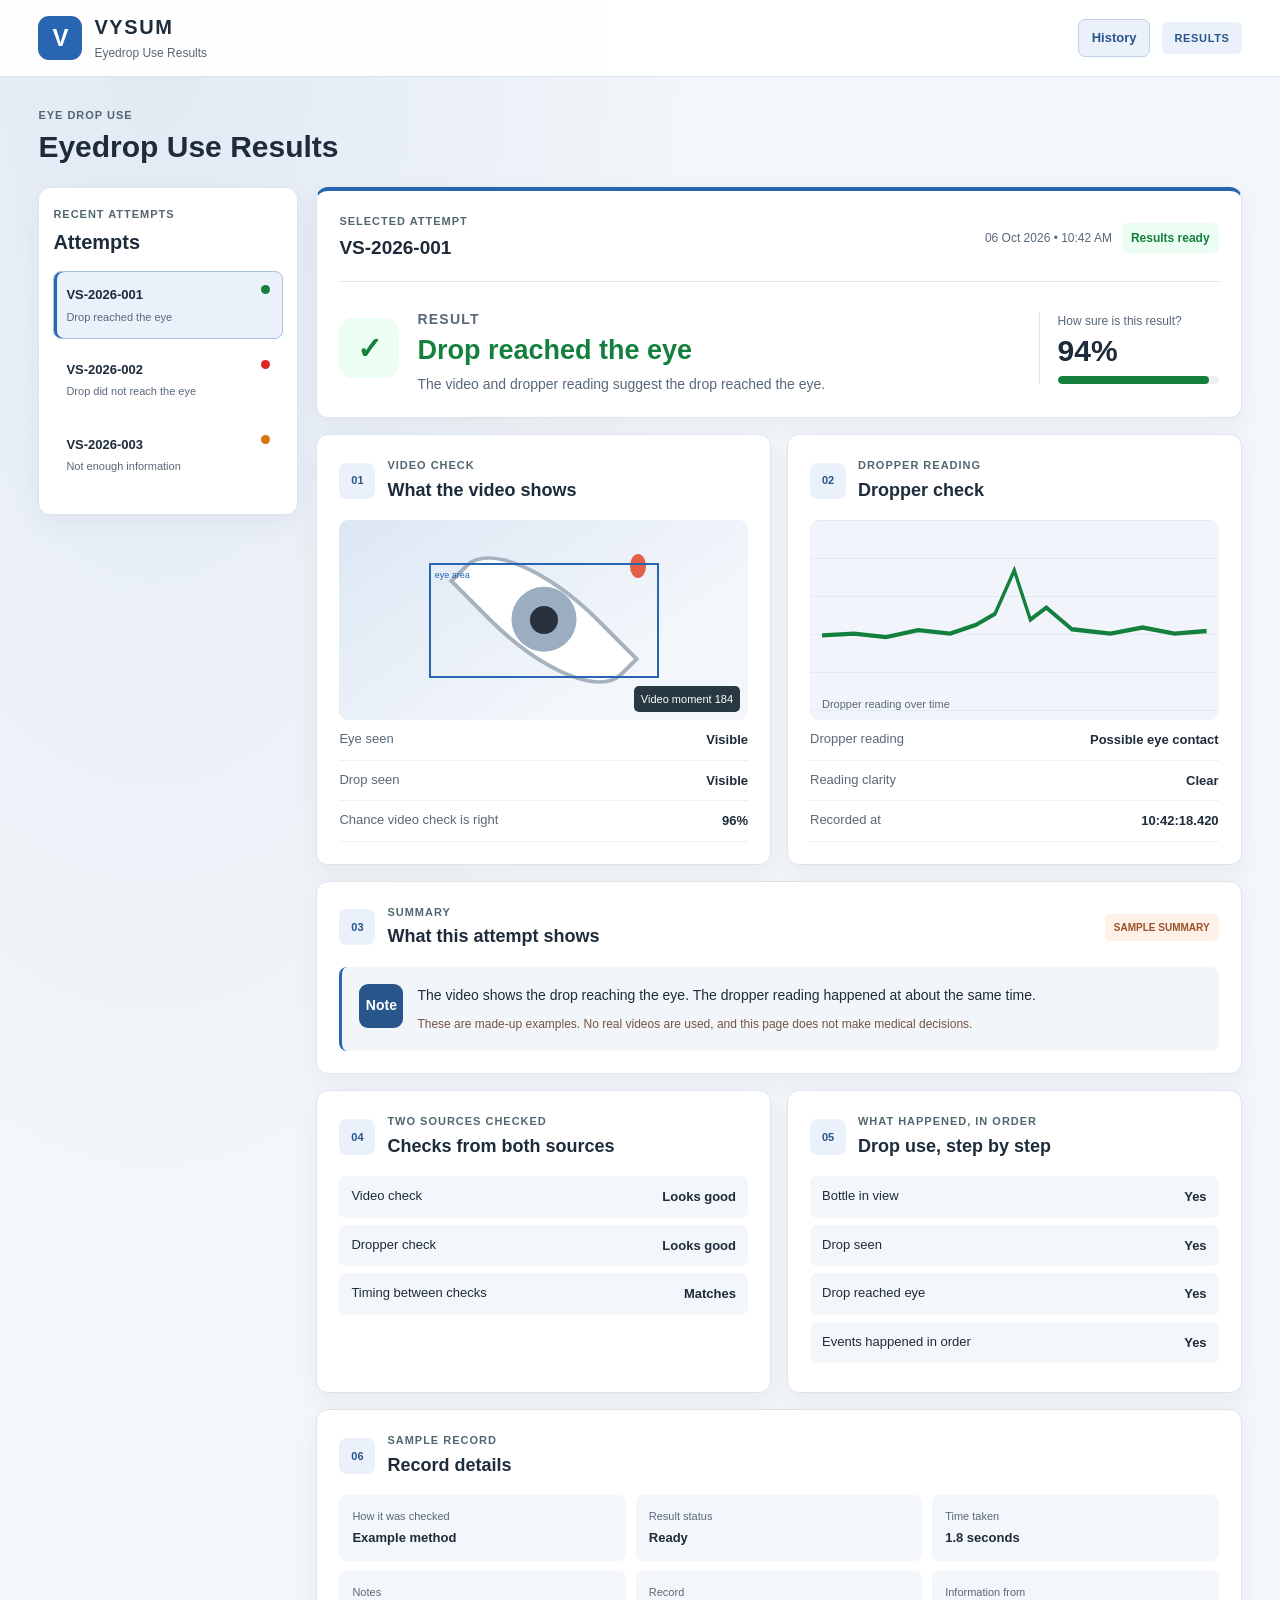
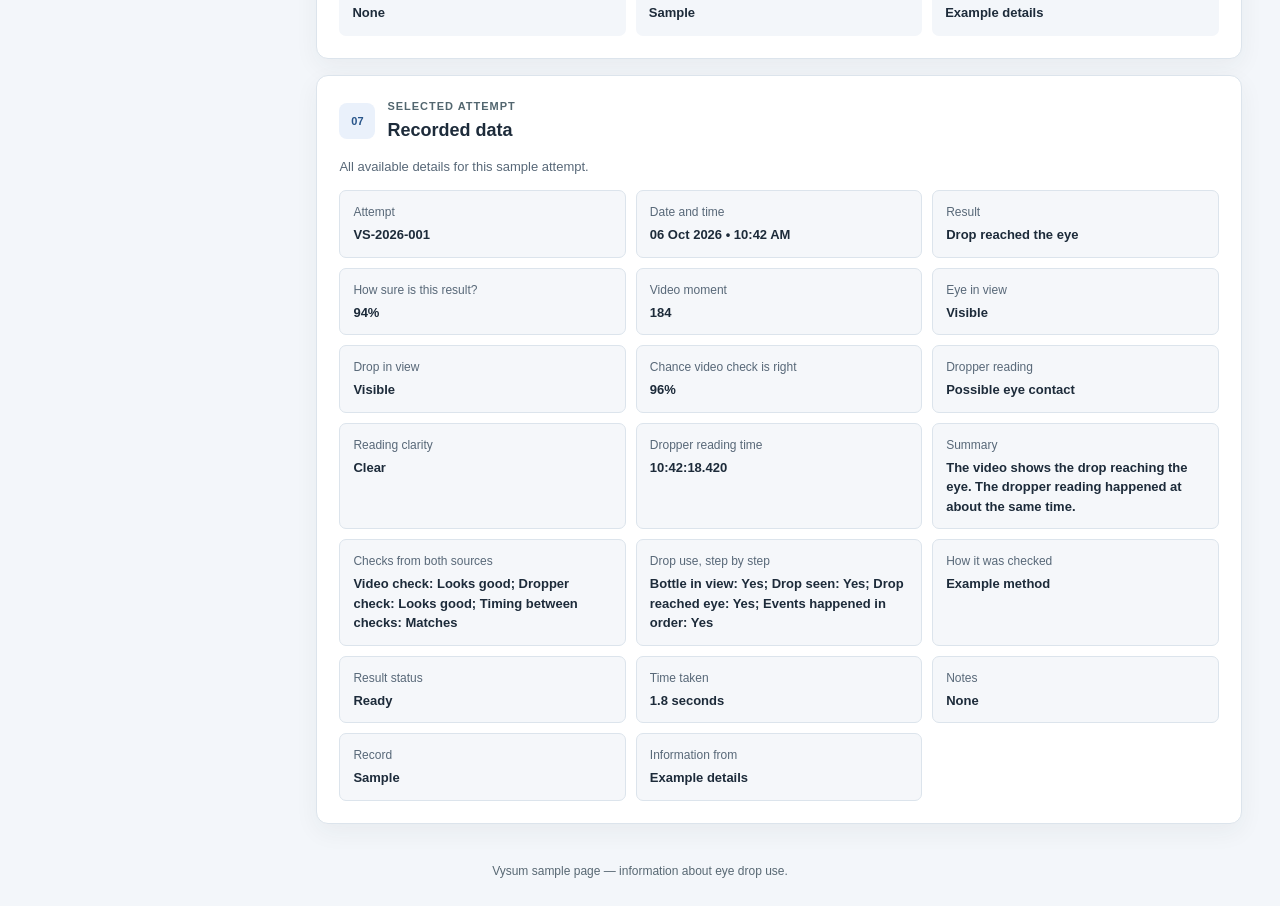
<file: index.html>
<!DOCTYPE html>
<html lang="en">
<head>
  <meta charset="UTF-8">
  <meta name="viewport" content="width=device-width, initial-scale=1.0">

  <title>Vysum | Eyedrop Use Results</title>

  <link rel="stylesheet" href="style.css">
</head>

<body>

<!-- ======================================================
     HEADER
====================================================== -->
<header class="topbar">

  <div class="brand">
    <div class="logo">V</div>

    <div>
      <h2>VYSUM</h2>
      <p>Eyedrop Use Results</p>
    </div>
  </div>

  <div class="topbar-actions">
    <a class="history-link" href="history.html">History</a>
    <div class="prototype-label">
      RESULTS
    </div>
  </div>

</header>


<!-- ======================================================
     MAIN PAGE
====================================================== -->
<main>

  <div class="page-title">

    <div>
      <p class="small-title">EYE DROP USE</p>

      <h1>Eyedrop Use Results</h1>

    </div>

  </div>


  <div class="main-layout">


    <!-- ==================================================
         LEFT SIDE - SESSIONS
    =================================================== -->
    <aside class="session-panel">

      <p class="small-title">RECENT ATTEMPTS</p>

      <h2>Attempts</h2>

      <div id="sessionList"></div>

    </aside>



    <!-- ==================================================
         RIGHT SIDE
    =================================================== -->
    <section class="dashboard">


      <!-- FINAL RESULT -->
      <section class="card result-card">

        <div class="result-header">

          <div>
            <p class="small-title">SELECTED ATTEMPT</p>
            <h2 id="sessionId"></h2>
          </div>

          <div class="session-date">
            <span id="sessionDate"></span>

            <span class="complete-badge">
              Results ready
            </span>
          </div>

        </div>


        <div class="final-result">

          <div id="resultIcon" class="result-icon">
            ✓
          </div>


          <div class="result-text">

            <p class="small-title">
              RESULT
            </p>

            <h1 id="finalDecision">
              CONTACT DETECTED
            </h1>

            <p id="resultDescription"></p>

          </div>


          <div class="confidence">

            <p>How sure is this result?</p>

            <h2 id="confidenceValue">
              94%
            </h2>

            <div class="confidence-bar">

              <div id="confidenceFill"></div>

            </div>

          </div>

        </div>

      </section>



      <!-- ==================================================
           VIDEO + DROPPER
      =================================================== -->

      <div class="two-column">


        <!-- VIDEO CHECK -->
        <section class="card">

          <div class="section-heading">

            <span class="step-number">01</span>

            <div>
              <p class="small-title">VIDEO CHECK</p>
              <h2>What the video shows</h2>
            </div>

          </div>


          <div class="video-preview">

            <div class="eye">

              <div class="iris">

                <div class="pupil"></div>

              </div>

            </div>


            <div class="drop"></div>


            <div class="detection-box">
              eye area
            </div>


            <span id="frameNumber" class="frame-number">
              Video moment 184
            </span>

          </div>


          <div id="videoMetrics"></div>

        </section>



        <!-- DROPPER READING -->
        <section class="card">

          <div class="section-heading">

            <span class="step-number">02</span>

            <div>
              <p class="small-title">DROPPER READING</p>
              <h2>Dropper check</h2>
            </div>

          </div>


          <div class="sensor-chart">

            <svg viewBox="0 0 600 150"
                 preserveAspectRatio="none">

              <polyline
                id="sensorLine"
                points="
                0,110
                50,108
                100,112
                150,104
                200,108
                240,98
                270,85
                300,35
                325,92
                350,78
                390,103
                450,108
                500,101
                550,108
                600,105">
              </polyline>

            </svg>

            <span>
              Dropper reading over time
            </span>

          </div>


          <div id="sensorMetrics"></div>

        </section>

      </div>



      <!-- ==================================================
           SUMMARY
      =================================================== -->

      <section class="card">

        <div class="section-heading">

          <span class="step-number">03</span>

          <div>

            <p class="small-title">
              SUMMARY
            </p>

            <h2>What this attempt shows</h2>

          </div>


          <span class="mock-ai">
            SAMPLE SUMMARY
          </span>

        </div>


        <div class="ai-result">

          <div class="ai-icon">
            Note
          </div>


          <div>

            <p id="vlmAnalysis"></p>

            <p class="mock-warning">

              These are made-up examples. No real videos are used,
              and this page does not make medical decisions.

            </p>

          </div>

        </div>

      </section>



      <!-- ==================================================
           CHECKS + EVENTS
      =================================================== -->

      <div class="two-column">


        <!-- COMBINED CHECKS -->
        <section class="card">

          <div class="section-heading">

            <span class="step-number">04</span>

            <div>

              <p class="small-title">
                TWO SOURCES CHECKED
              </p>

              <h2>Checks from both sources</h2>

            </div>

          </div>


          <div id="fusionResults"></div>

        </section>



        <!-- EVENTS IN ORDER -->
        <section class="card">

          <div class="section-heading">

            <span class="step-number">05</span>

            <div>

              <p class="small-title">
                WHAT HAPPENED, IN ORDER
              </p>

              <h2>Drop use, step by step</h2>

            </div>

          </div>


          <div id="fsmResults"></div>

        </section>

      </div>



      <!-- ==================================================
           RECORD DETAILS
      =================================================== -->

      <section class="card">

        <div class="section-heading">

          <span class="step-number">06</span>

          <div>

            <p class="small-title">
              SAMPLE RECORD
            </p>

            <h2>Record details</h2>

          </div>

        </div>


        <div id="auditInformation"
             class="audit-grid">
        </div>

      </section>


      <section class="card">

        <div class="section-heading">

          <span class="step-number">07</span>

          <div>

            <p class="small-title">
              SELECTED ATTEMPT
            </p>

            <h2>Recorded data</h2>

          </div>

        </div>

        <p class="recorded-data-note">
          All available details for this sample attempt.
        </p>

        <div id="recordedData" class="recorded-data-grid"></div>

      </section>


    </section>

  </div>

</main>


<footer>

  Vysum sample page — information about eye drop use.

</footer>


<script src="script.js"></script>

</body>
</html>
</file>
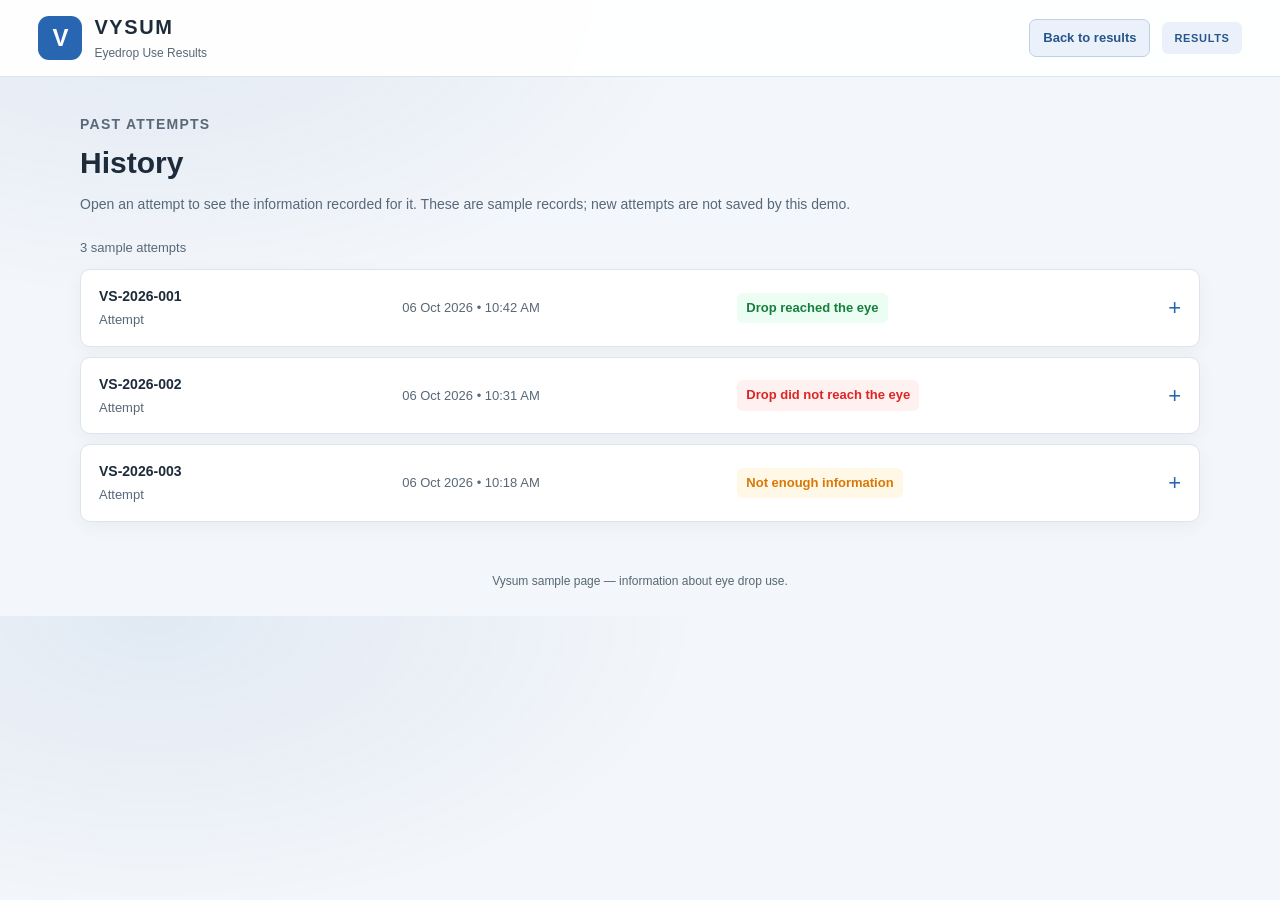
<file: history.html>
<!DOCTYPE html>
<html lang="en">
<head>
  <meta charset="UTF-8">
  <meta name="viewport" content="width=device-width, initial-scale=1.0">
  <title>Vysum | Attempt History</title>
  <link rel="stylesheet" href="style.css">
</head>
<body>
  <header class="topbar">
    <div class="brand">
      <div class="logo">V</div>
      <div>
        <h2>VYSUM</h2>
        <p>Eyedrop Use Results</p>
      </div>
    </div>
    <div class="topbar-actions">
      <a class="history-link" href="index.html">Back to results</a>
      <div class="prototype-label">RESULTS</div>
    </div>
  </header>

  <main class="history-main">
    <div class="history-intro">
      <p class="small-title">PAST ATTEMPTS</p>
      <h1>History</h1>
      <p>Open an attempt to see the information recorded for it. These are sample records; new attempts are not saved by this demo.</p>
    </div>
    <p id="historyCount" class="history-count"></p>
    <div id="historyList" class="history-list"></div>
  </main>

  <footer>Vysum sample page — information about eye drop use.</footer>

  <script src="script.js"></script>
  <script src="history.js"></script>
</body>
</html>
</file>
<file: style.css>
/* =========================================================
   GLOBAL
========================================================= */

* {
    box-sizing: border-box;
}

body {
    margin: 0;
    font-family: "Segoe UI", Arial, sans-serif;
    background: #f4f7fb;
    color: #172033;
}

:root {
    --blue: #2563eb;
    --green: #15803d;
    --red: #dc2626;
    --orange: #d97706;

    --border: #e2e8f0;
    --muted: #6b7280;
}


/* =========================================================
   HEADER
========================================================= */

.topbar {

    height: 76px;

    background: #ffffff;

    border-bottom: 1px solid var(--border);

    display: flex;

    align-items: center;

    justify-content: space-between;

    padding: 0 5%;
}


.brand {

    display: flex;

    align-items: center;

    gap: 12px;
}


.logo {

    width: 44px;

    height: 44px;

    border-radius: 12px;

    background: #172033;

    color: white;

    display: grid;

    place-items: center;

    font-size: 24px;

    font-weight: bold;
}


.brand h2 {

    margin: 0;

    font-size: 20px;
}


.brand p {

    margin: 2px 0;

    font-size: 11px;

    color: var(--muted);
}


.prototype-label {

    background: #edf3ff;

    color: #2856a8;

    padding: 8px 12px;

    border-radius: 20px;

    font-size: 10px;

    font-weight: bold;

    letter-spacing: 1px;
}


/* =========================================================
   PAGE
========================================================= */

main {

    width: min(1450px, 94%);

    margin: 32px auto;
}


.page-title {

    margin-bottom: 24px;
}


.page-title h1 {

    margin: 5px 0;

    font-size: 28px;
}


.description {

    color: var(--muted);

    font-size: 13px;
}


.small-title {

    margin: 0 0 5px;

    font-size: 10px;

    letter-spacing: 1.2px;

    font-weight: bold;

    color: #7c8798;
}


/* =========================================================
   LAYOUT
========================================================= */

.main-layout {

    display: grid;

    grid-template-columns: 280px 1fr;

    gap: 20px;
}


.dashboard {

    display: flex;

    flex-direction: column;

    gap: 18px;
}


.card {

    background: white;

    border: 1px solid var(--border);

    border-radius: 16px;

    padding: 20px;

    box-shadow:
        0 4px 16px
        rgba(30, 45, 70, 0.04);
}


/* =========================================================
   SESSION PANEL
========================================================= */

.session-panel {

    background: white;

    border: 1px solid var(--border);

    border-radius: 16px;

    padding: 18px;

    height: fit-content;
}


.session-panel h2 {

    margin-top: 4px;
}


.session {

    padding: 14px;

    border-radius: 11px;

    margin-bottom: 8px;

    cursor: pointer;

    border: 1px solid transparent;

    transition: 0.2s;
}


.session:hover {

    background: #f7f9fc;
}


.session.active {

    background: #f5f8ff;

    border-color: #bfd1f6;
}


.session-header {

    display: flex;

    justify-content: space-between;
}


.session-id {

    font-size: 12px;

    font-weight: bold;
}


.session-info {

    font-size: 10px;

    color: var(--muted);

    margin-top: 5px;
}


.status-dot {

    width: 9px;

    height: 9px;

    border-radius: 50%;
}


/* =========================================================
   FINAL RESULT
========================================================= */

.result-header {

    display: flex;

    justify-content: space-between;

    align-items: center;

    border-bottom: 1px solid var(--border);

    padding-bottom: 16px;
}


.result-header h2 {

    margin: 0;
}


.session-date {

    display: flex;

    gap: 10px;

    align-items: center;

    font-size: 11px;

    color: var(--muted);
}


.complete-badge {

    padding: 7px 10px;

    background: #ecfdf3;

    color: #15803d;

    border-radius: 20px;

    font-weight: bold;
}


.final-result {

    display: flex;

    align-items: center;

    gap: 18px;

    padding-top: 22px;
}


.result-icon {

    width: 60px;

    height: 60px;

    border-radius: 16px;

    display: grid;

    place-items: center;

    font-size: 30px;

    font-weight: bold;
}


.result-text {

    flex: 1;
}


.result-text h1 {

    margin: 4px 0;

    font-size: 27px;
}


.result-text p {

    font-size: 12px;

    color: var(--muted);
}


.confidence {

    width: 180px;
}


.confidence p {

    font-size: 10px;

    color: var(--muted);

    margin: 0;
}


.confidence h2 {

    font-size: 28px;

    margin: 3px 0 7px;
}


.confidence-bar {

    height: 7px;

    background: #edf0f5;

    border-radius: 10px;

    overflow: hidden;
}


.confidence-bar div {

    height: 100%;

    border-radius: 10px;
}


/* =========================================================
   TWO COLUMN SECTIONS
========================================================= */

.two-column {

    display: grid;

    grid-template-columns: 1fr 1fr;

    gap: 18px;
}


.section-heading {

    display: flex;

    align-items: center;

    gap: 11px;

    margin-bottom: 16px;
}


.section-heading h2 {

    margin: 2px 0;

    font-size: 17px;
}


.step-number {

    width: 34px;

    height: 34px;

    border-radius: 9px;

    background: #f0f3f8;

    display: grid;

    place-items: center;

    font-size: 10px;

    font-weight: bold;
}


/* =========================================================
   VIDEO MOCK
========================================================= */

.video-preview {

    height: 190px;

    border-radius: 13px;

    background:
        linear-gradient(
            135deg,
            #e6ecf4,
            #f8fafc
        );

    position: relative;

    display: grid;

    place-items: center;

    overflow: hidden;
}


.eye {

    width: 190px;

    height: 80px;

    background: white;

    border: 4px solid #a7b2c1;

    border-radius: 70% 0 70% 0;

    transform: rotate(45deg);

    position: relative;
}


.iris {

    width: 65px;

    height: 65px;

    border-radius: 50%;

    background: #9baec1;

    position: absolute;

    left: 58px;

    top: 3px;

    display: grid;

    place-items: center;
}


.pupil {

    width: 28px;

    height: 28px;

    border-radius: 50%;

    background: #29313e;
}


.drop {

    position: absolute;

    width: 16px;

    height: 24px;

    border-radius: 60%;

    background: #4f83d8;

    right: 25%;

    top: 17%;
}


.detection-box {

    position: absolute;

    width: 230px;

    height: 115px;

    border: 2px solid #4f83d8;

    color: #4f83d8;

    font-size: 9px;

    padding: 4px;
}


.frame-number {

    position: absolute;

    bottom: 8px;

    right: 8px;

    background: #253044dd;

    color: white;

    padding: 5px 7px;

    border-radius: 5px;

    font-size: 9px;
}


/* =========================================================
   METRICS
========================================================= */

.metric {

    display: flex;

    justify-content: space-between;

    padding: 9px 0;

    border-bottom: 1px solid #edf0f4;

    font-size: 11px;
}


.metric span {

    color: var(--muted);
}


/* =========================================================
   SENSOR
========================================================= */

.sensor-chart {

    height: 190px;

    border-radius: 13px;

    background: #f8fafc;

    padding: 20px 12px;

    position: relative;

    color: var(--blue);
}


.sensor-chart svg {

    width: 100%;

    height: 130px;
}


.sensor-chart polyline {

    fill: none;

    stroke: currentColor;

    stroke-width: 5;
}


.sensor-chart span {

    position: absolute;

    bottom: 8px;

    left: 12px;

    font-size: 9px;

    color: var(--muted);
}


/* =========================================================
   AI
========================================================= */

.mock-ai {

    margin-left: auto;

    padding: 7px 10px;

    border-radius: 20px;

    background: #f5f0ff;

    color: #7152a4;

    font-size: 9px;

    font-weight: bold;
}


.ai-result {

    display: flex;

    gap: 15px;

    background: #f8fafc;

    border-radius: 12px;

    padding: 16px;

    font-size: 12px;

    line-height: 1.6;
}


.ai-icon {

    min-width: 45px;

    height: 45px;

    border-radius: 11px;

    background: #172033;

    color: white;

    display: grid;

    place-items: center;

    font-weight: bold;
}


.ai-result p {

    margin: 0;
}


.mock-warning {

    margin-top: 8px !important;

    color: #8a6470;

    font-size: 10px;
}


/* =========================================================
   FUSION / FSM
========================================================= */

.validation-row {

    display: flex;

    justify-content: space-between;

    padding: 11px 12px;

    background: #f8fafc;

    border-radius: 9px;

    margin-bottom: 7px;

    font-size: 11px;
}


/* =========================================================
   AUDIT
========================================================= */

.audit-grid {

    display: grid;

    grid-template-columns:
        repeat(3, 1fr);

    gap: 10px;
}


.audit-item {

    background: #f8fafc;

    padding: 12px;

    border-radius: 9px;
}


.audit-item span {

    display: block;

    color: var(--muted);

    font-size: 9px;

    margin-bottom: 4px;
}


.audit-item strong {

    font-size: 11px;
}


/* =========================================================
   FOOTER
========================================================= */

footer {

    text-align: center;

    padding: 10px 20px 30px;

    color: #8993a3;

    font-size: 10px;
}


/* =========================================================
   RESPONSIVE
========================================================= */

@media (max-width: 900px) {

    .main-layout {

        grid-template-columns: 1fr;
    }

    .two-column {

        grid-template-columns: 1fr;
    }

    .final-result {

        flex-wrap: wrap;
    }

    .confidence {

        width: 100%;
    }

}


@media (max-width: 600px) {

    .prototype-label {

        display: none;
    }

    .audit-grid {

        grid-template-columns: 1fr;
    }

}

/* =========================================================
   READABILITY AND RESPONSIVE POLISH
========================================================= */

:root {
    --blue: #2866b2;
    --green: #198754;
    --red: #c9564b;
    --orange: #bc741b;
    --border: #dce4ec;
    --muted: #586878;
    --ink: #1d2b3a;
    --surface: #ffffff;
    --canvas: #f3f6fa;
}

body {
    background:
        radial-gradient(ellipse at 12% 0%, rgba(40, 102, 178, 0.09), transparent 34rem),
        var(--canvas);
    color: var(--ink);
    font-family: "Segoe UI", Arial, sans-serif;
    font-size: 14px;
    line-height: 1.5;
}

.topbar {
    min-height: 76px;
    height: auto;
    padding: 12px max(3%, calc((100% - 1500px) / 2));
    background: rgba(255, 255, 255, 0.96);
}

.logo {
    background: #2866b2;
    border-radius: 11px;
}

.brand h2 {
    letter-spacing: 0.08em;
}

.brand p {
    font-size: 12px;
}

.prototype-label {
    background: #eaf1fb;
    color: #28558a;
    border-radius: 6px;
    font-size: 11px;
    letter-spacing: 0.06em;
}

main {
    width: min(1500px, 94%);
    margin: 30px auto 24px;
}

.page-title {
    margin-bottom: 22px;
}

.page-title h1 {
    color: var(--ink);
    font-size: 30px;
    line-height: 1.2;
}

.description {
    max-width: 720px;
    margin: 8px 0 0;
    font-size: 14px;
    line-height: 1.6;
}

.small-title {
    color: #52666f;
    font-size: 11px;
    letter-spacing: 0.09em;
}

.main-layout {
    grid-template-columns: minmax(220px, 260px) minmax(0, 1fr);
    gap: 18px;
    align-items: start;
}

.dashboard {
    min-width: 0;
    gap: 16px;
}

.card,
.session-panel {
    background: var(--surface);
    border: 1px solid var(--border);
    border-radius: 12px;
    box-shadow: 0 8px 24px rgba(28, 56, 62, 0.055);
}

.card {
    min-width: 0;
    padding: 22px;
}

.session-panel {
    padding: 18px 14px;
}

.session-panel h2 {
    margin: 2px 0 14px;
    font-size: 20px;
}

.session {
    width: 100%;
    display: block;
    padding: 13px 12px;
    border-radius: 8px;
    margin: 0 0 7px;
    background: transparent;
    color: inherit;
    font: inherit;
    text-align: left;
}

.session:hover {
    background: #f1f5fb;
}

.session:focus-visible {
    outline: 3px solid rgba(40, 102, 178, 0.32);
    outline-offset: 2px;
}

.session.active {
    background: #eaf1fb;
    border-color: #a8c0e1;
    box-shadow: inset 3px 0 #2866b2;
}

.session-id {
    font-size: 13px;
}

.session-info {
    font-size: 11px;
    line-height: 1.4;
}

.result-card {
    border-top: 4px solid #2866b2;
}

.result-header {
    gap: 16px;
    padding-bottom: 18px;
}

.result-header h2 {
    font-size: 19px;
}

.session-date {
    flex-wrap: wrap;
    justify-content: flex-end;
    font-size: 12px;
}

.complete-badge {
    padding: 6px 9px;
    border-radius: 6px;
    white-space: nowrap;
}

.final-result {
    display: grid;
    grid-template-columns: 60px minmax(0, 1fr) minmax(145px, 180px);
    gap: 18px;
    align-items: center;
    padding-top: 20px;
}

.result-icon {
    border-radius: 14px;
}

.result-text h1 {
    overflow-wrap: anywhere;
    font-size: 27px;
    line-height: 1.2;
}

.result-text p {
    margin: 7px 0 0;
    font-size: 14px;
    line-height: 1.55;
}

.confidence {
    width: auto;
    padding-left: 18px;
    border-left: 1px solid var(--border);
}

.confidence p {
    font-size: 12px;
}

.confidence h2 {
    font-size: 30px;
    line-height: 1.2;
}

.confidence-bar {
    height: 8px;
}

.two-column {
    grid-template-columns: repeat(2, minmax(0, 1fr));
    gap: 16px;
}

.section-heading {
    gap: 12px;
    min-width: 0;
}

.section-heading h2 {
    font-size: 18px;
    line-height: 1.3;
}

.step-number {
    flex: 0 0 36px;
    width: 36px;
    height: 36px;
    background: #eaf1fb;
    color: #28558a;
    border-radius: 8px;
    font-size: 11px;
}

.video-preview,
.sensor-chart {
    height: 200px;
    border-radius: 9px;
}

.video-preview {
    background: linear-gradient(145deg, #dce7f4, #f3f6fb 70%);
}

.eye {
    max-width: 58%;
}

.detection-box {
    max-width: 76%;
    border-color: #2866b2;
    color: #2866b2;
}

.drop {
    background: #e45f48;
}

.frame-number {
    background: rgba(24, 42, 50, 0.92);
    font-size: 11px;
}

.metric {
    gap: 12px;
    padding: 10px 0;
    font-size: 13px;
}

.metric span {
    line-height: 1.4;
}

.metric strong {
    text-align: right;
    overflow-wrap: anywhere;
}

.sensor-chart {
    background-color: #f1f5fb;
    background-image: linear-gradient(rgba(40, 102, 178, 0.08) 1px, transparent 1px);
    background-size: 100% 38px;
}

.sensor-chart span {
    font-size: 11px;
}

.mock-ai {
    padding: 6px 9px;
    border-radius: 5px;
    background: #fff1e8;
    color: #99512b;
    font-size: 10px;
    white-space: nowrap;
}

.ai-result {
    gap: 14px;
    background: #f2f6fb;
    border-left: 3px solid #2866b2;
    border-radius: 8px;
    padding: 17px;
    font-size: 14px;
    line-height: 1.65;
}

.ai-icon {
    flex: 0 0 44px;
    min-width: 44px;
    height: 44px;
    background: #28558a;
    border-radius: 9px;
}

.mock-warning {
    color: #755344;
    font-size: 12px;
}

.validation-row {
    gap: 12px;
    padding: 11px 12px;
    background: #f3f6fa;
    border-radius: 7px;
    font-size: 13px;
}

.validation-row span {
    line-height: 1.4;
}

.validation-row strong {
    text-align: right;
}

.audit-grid {
    grid-template-columns: repeat(3, minmax(0, 1fr));
    gap: 10px;
}

.audit-item {
    min-width: 0;
    background: #f3f6fa;
    border-radius: 7px;
    padding: 13px;
}

.audit-item span {
    font-size: 11px;
}

.audit-item strong {
    display: block;
    font-size: 13px;
    line-height: 1.45;
    overflow-wrap: anywhere;
}

footer {
    padding: 14px 20px 26px;
    color: #586873;
    font-size: 12px;
    line-height: 1.5;
}

@media (max-width: 1100px) {
    .main-layout {
        grid-template-columns: 220px minmax(0, 1fr);
    }

    .card {
        padding: 18px;
    }

    .final-result {
        grid-template-columns: 54px minmax(0, 1fr);
    }

    .result-icon {
        width: 54px;
        height: 54px;
    }

    .confidence {
        grid-column: 2;
        width: 100%;
        padding: 0;
        border: 0;
    }
}

@media (max-width: 900px) {
    .main-layout {
        grid-template-columns: minmax(0, 1fr);
    }

    .session-panel {
        display: grid;
        grid-template-columns: repeat(3, minmax(0, 1fr));
        gap: 8px;
        align-items: start;
    }

    .session-panel > .small-title,
    .session-panel > h2 {
        grid-column: 1 / -1;
    }

    .session-panel > h2 {
        margin-bottom: 4px;
    }

    .session {
        min-width: 0;
        height: 100%;
        margin: 0;
    }

    .two-column {
        grid-template-columns: repeat(2, minmax(0, 1fr));
    }
}

@media (max-width: 680px) {
    main {
        width: min(100% - 28px, 560px);
        margin-top: 22px;
    }

    .topbar {
        padding: 10px 16px;
    }

    .logo {
        width: 40px;
        height: 40px;
    }

    .brand h2 {
        font-size: 18px;
    }

    .brand p {
        max-width: 220px;
        font-size: 11px;
        line-height: 1.35;
    }

    .page-title h1 {
        font-size: 25px;
    }

    .description {
        font-size: 13px;
    }

    .session-panel {
        grid-template-columns: minmax(0, 1fr);
        gap: 4px;
    }

    .session-panel > .small-title,
    .session-panel > h2 {
        grid-column: auto;
    }

    .session {
        padding: 11px 10px;
    }

    .two-column {
        grid-template-columns: minmax(0, 1fr);
    }

    .card {
        padding: 16px;
    }

    .result-header {
        align-items: flex-start;
        flex-direction: column;
    }

    .session-date {
        justify-content: flex-start;
    }

    .final-result {
        grid-template-columns: 48px minmax(0, 1fr);
        gap: 12px;
    }

    .result-icon {
        width: 48px;
        height: 48px;
        font-size: 25px;
    }

    .result-text h1 {
        font-size: 21px;
    }

    .result-text p {
        font-size: 13px;
    }

    .confidence {
        grid-column: 1 / -1;
        padding-top: 12px;
        border-top: 1px solid var(--border);
    }

    .video-preview,
    .sensor-chart {
        height: 180px;
    }

    .audit-grid {
        grid-template-columns: repeat(2, minmax(0, 1fr));
    }

    .mock-ai {
        white-space: normal;
        text-align: center;
    }

    .ai-result {
        align-items: flex-start;
        padding: 13px;
    }
}

@media (max-width: 380px) {
    .audit-grid {
        grid-template-columns: minmax(0, 1fr);
    }

    .section-heading {
        gap: 9px;
    }

    .section-heading h2 {
        font-size: 16px;
    }
}

.recorded-data-note {
    margin: -4px 0 14px;
    color: var(--muted);
    font-size: 13px;
}

.recorded-data-grid {
    display: grid;
    grid-template-columns: repeat(auto-fit, minmax(min(100%, 220px), 1fr));
    gap: 10px;
}

.recorded-data-item {
    min-width: 0;
    padding: 12px 13px;
    border: 1px solid var(--border);
    border-radius: 7px;
    background: #f5f7fa;
}

.recorded-data-item span {
    display: block;
    margin-bottom: 4px;
    color: var(--muted);
    font-size: 12px;
}

.recorded-data-item strong {
    display: block;
    color: var(--ink);
    font-size: 13px;
    line-height: 1.5;
    overflow-wrap: anywhere;
}

.topbar-actions {
    display: flex;
    align-items: center;
    gap: 12px;
}

.history-link {
    display: inline-flex;
    align-items: center;
    justify-content: center;
    min-height: 38px;
    padding: 8px 13px;
    border: 1px solid #bfd0e7;
    border-radius: 7px;
    background: #eaf1fb;
    color: #28558a;
    font-size: 13px;
    font-weight: 600;
    text-decoration: none;
}

.history-link:hover {
    background: #dfeafb;
}

.history-link:focus-visible {
    outline: 3px solid rgba(40, 102, 178, 0.32);
    outline-offset: 2px;
}

.history-main {
    width: min(1120px, 94%);
    margin: 36px auto;
}

.history-intro {
    margin-bottom: 22px;
}

.history-intro h1 {
    margin: 5px 0 8px;
    color: var(--ink);
    font-size: 30px;
}

.history-intro p {
    margin: 0;
    color: var(--muted);
    font-size: 14px;
    line-height: 1.6;
}

.history-count {
    margin: 0 0 12px;
    color: var(--muted);
    font-size: 13px;
}

.history-list {
    display: flex;
    flex-direction: column;
    gap: 10px;
}

.history-record {
    overflow: hidden;
    border: 1px solid var(--border);
    border-radius: 10px;
    background: var(--surface);
    box-shadow: 0 5px 18px rgba(28, 56, 62, 0.045);
}

.history-record summary {
    display: grid;
    grid-template-columns: minmax(125px, 0.9fr) minmax(170px, 1fr) minmax(180px, 1.3fr) auto;
    align-items: center;
    gap: 16px;
    padding: 16px 18px;
    cursor: pointer;
    list-style: none;
}

.history-record summary::-webkit-details-marker {
    display: none;
}

.history-record summary::after {
    color: var(--blue);
    content: "+";
    font-size: 22px;
    line-height: 1;
}

.history-record[open] summary {
    border-bottom: 1px solid var(--border);
}

.history-record[open] summary::after {
    content: "−";
}

.history-attempt,
.history-date {
    color: var(--muted);
    font-size: 13px;
}

.history-attempt strong {
    display: block;
    margin-bottom: 3px;
    color: var(--ink);
    font-size: 14px;
}

.history-result {
    width: fit-content;
    max-width: 100%;
    padding: 6px 9px;
    border-radius: 6px;
    font-size: 13px;
    font-weight: 600;
    line-height: 1.4;
}

.history-record .recorded-data-grid {
    grid-template-columns: repeat(auto-fit, minmax(min(100%, 220px), 1fr));
    padding: 16px 18px 18px;
}

@media (max-width: 680px) {
    .topbar-actions {
        gap: 8px;
    }

    .history-main {
        width: min(100% - 28px, 560px);
        margin: 24px auto;
    }

    .history-intro h1 {
        font-size: 25px;
    }

    .history-record summary {
        grid-template-columns: minmax(0, 1fr) auto;
        gap: 8px 12px;
        padding: 14px;
    }

    .history-attempt,
    .history-date,
    .history-result {
        grid-column: 1;
    }

    .history-record summary::after {
        grid-column: 2;
        grid-row: 1 / span 3;
    }

    .history-record .recorded-data-grid {
        padding: 12px;
    }
}
</file>
